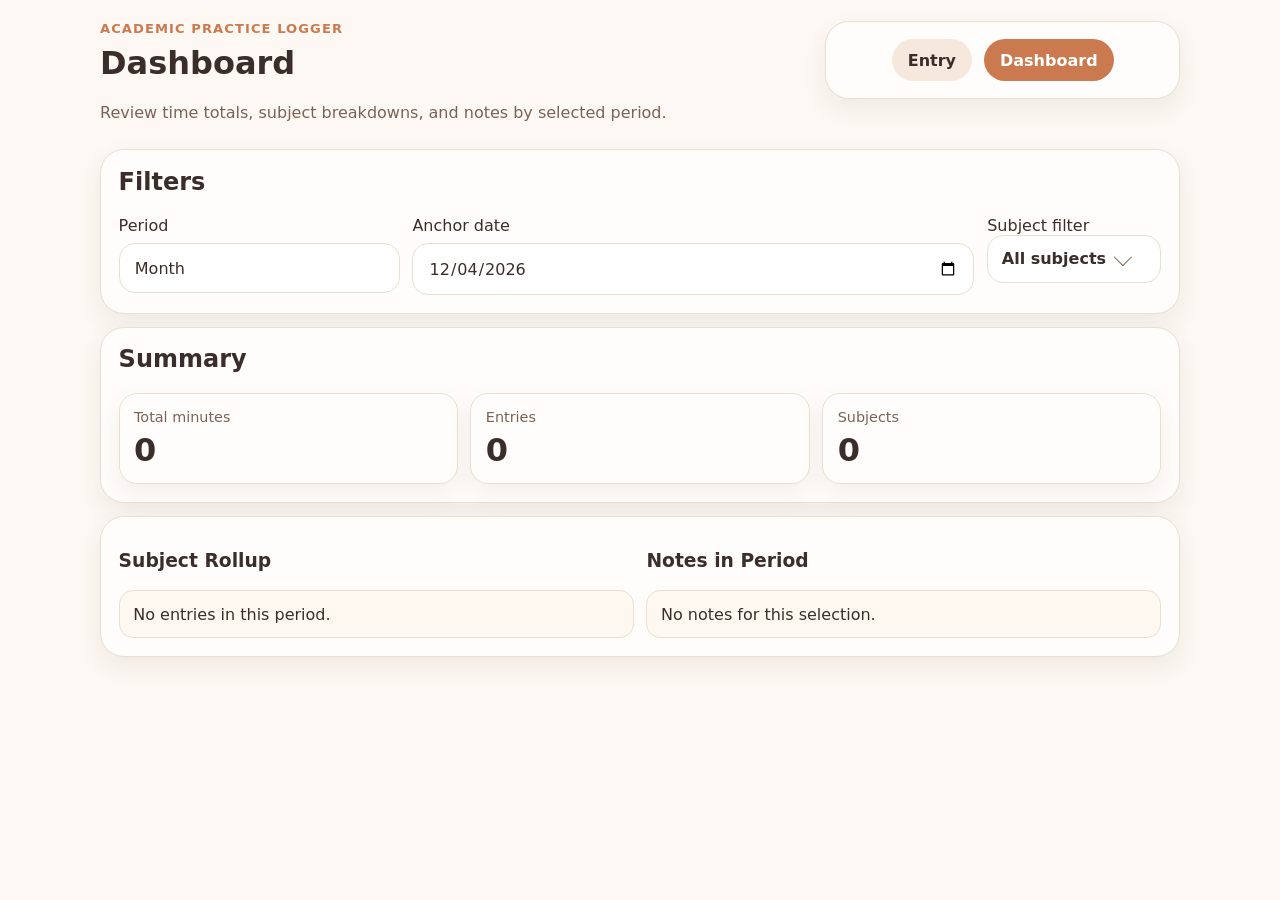
<file: dashboard.html>
<!DOCTYPE html>
<html lang="en">
  <head>
    <meta charset="UTF-8" />
    <meta name="viewport" content="width=device-width, initial-scale=1.0" />
    <title>Academic Practice Logger - Dashboard</title>
    <meta name="theme-color" content="#cb7a4f" />
    <link rel="manifest" href="./manifest.webmanifest" />
    <link rel="icon" href="./pwa/icon.svg" type="image/svg+xml" />
    <link rel="stylesheet" href="./styles.css" />
  </head>
  <body>
    <header class="page-header">
      <div>
        <p class="eyebrow">Academic Practice Logger</p>
        <h1>Dashboard</h1>
        <p class="subtitle">Review time totals, subject breakdowns, and notes by selected period.</p>
      </div>
      <nav class="future-card top-nav">
        <a class="nav-link" href="./entry.html">Entry</a>
        <a class="nav-link active" href="./dashboard.html">Dashboard</a>
      </nav>
    </header>

    <main class="layout">
      <section class="card">
        <h2>Filters</h2>
        <div class="field-grid">
          <label>
            Period
            <select id="period-filter">
              <option value="day">Day</option>
              <option value="week">Week</option>
              <option value="month" selected>Month</option>
              <option value="year">Year</option>
            </select>
          </label>
          <label>
            Anchor date
            <input type="date" id="anchor-date" />
          </label>
          <label>
            Subject filter
            <div id="dashboard-subject-custom" class="custom-select">
              <button type="button" id="dashboard-subject-trigger" class="custom-select-trigger"></button>
              <div id="dashboard-subject-menu" class="custom-select-menu hidden" role="listbox"></div>
              <select id="subject-filter" class="sr-only-select">
                <option value="">All subjects</option>
              </select>
            </div>
          </label>
        </div>
      </section>

      <section class="card">
        <h2>Summary</h2>
        <div class="summary-grid">
          <article class="summary-tile">
            <span class="summary-label">Total minutes</span>
            <strong id="total-minutes">0</strong>
          </article>
          <article class="summary-tile">
            <span class="summary-label">Entries</span>
            <strong id="entry-count">0</strong>
          </article>
          <article class="summary-tile">
            <span class="summary-label">Subjects</span>
            <strong id="subject-count">0</strong>
          </article>
        </div>
      </section>

      <section class="card">
        <div class="dash-columns">
          <div>
            <h3>Subject Rollup</h3>
            <ul id="subject-rollup" class="list"></ul>
          </div>
          <div>
            <h3>Notes in Period</h3>
            <ul id="notes-rollup" class="list notes-list"></ul>
          </div>
        </div>
      </section>
    </main>

    <script type="module" src="./dashboard.js"></script>
    <script type="module">
      import { registerServiceWorker } from "./pwa/pwa.js";
      registerServiceWorker();
    </script>
  </body>
</html>
</file>
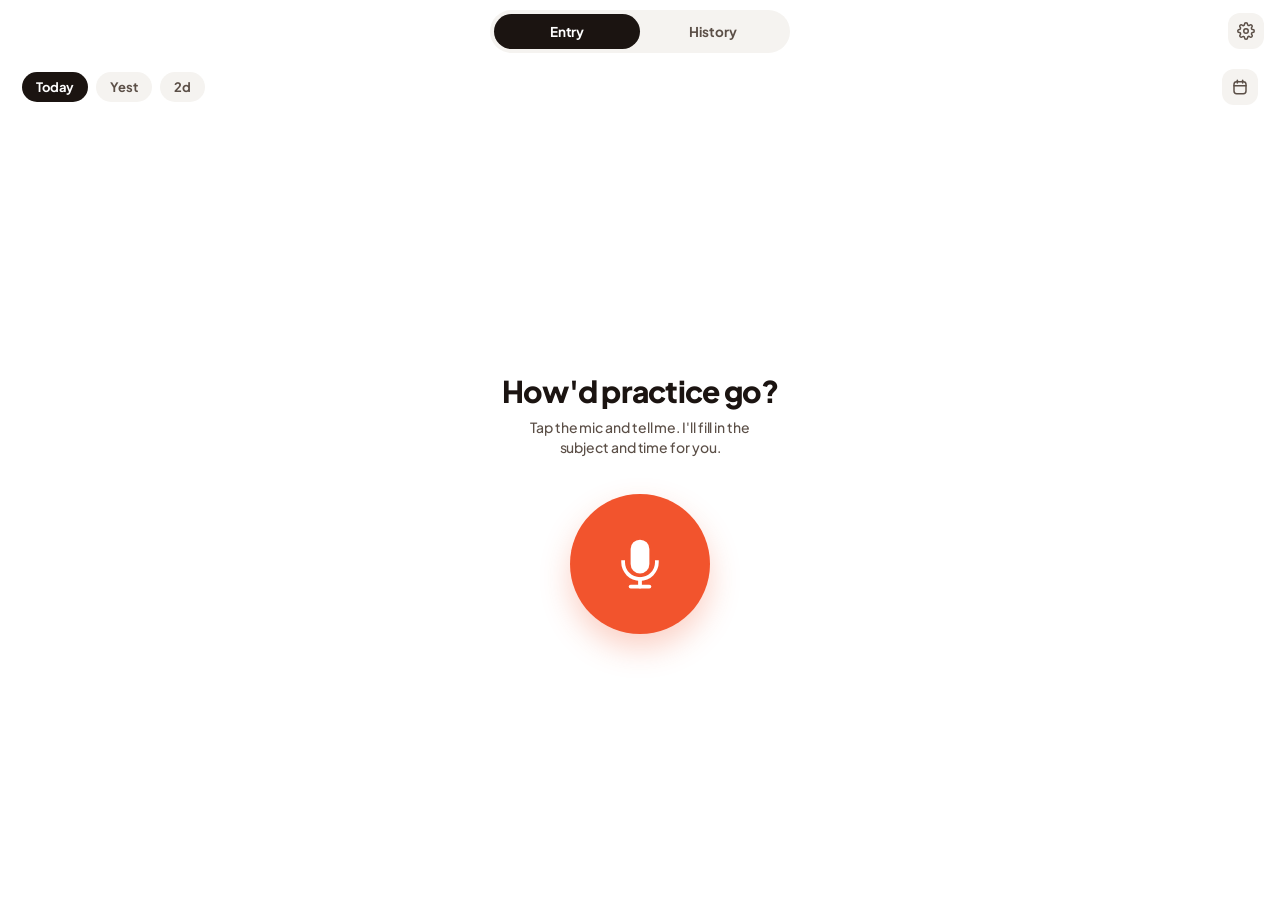
<file: entry-v2.html>
<!DOCTYPE html>
<html lang="en">
  <head>
    <meta charset="UTF-8" />
    <meta name="viewport" content="width=device-width, initial-scale=1.0, viewport-fit=cover" />
    <title>Academic Practice Logger</title>

    <meta name="theme-color" content="#F2542D" />
    <meta name="apple-mobile-web-app-capable" content="yes" />
    <meta name="apple-mobile-web-app-status-bar-style" content="default" />
    <meta name="apple-mobile-web-app-title" content="Practice" />
    <link rel="manifest" href="./manifest.webmanifest" />
    <link rel="icon" href="./pwa/icon.svg" type="image/svg+xml" />

    <link rel="preconnect" href="https://fonts.googleapis.com" />
    <link rel="preconnect" href="https://fonts.gstatic.com" crossorigin />
    <link
      href="https://fonts.googleapis.com/css2?family=Plus+Jakarta+Sans:wght@400;500;600;700;800&display=swap"
      rel="stylesheet"
    />
    <link rel="stylesheet" href="./pop.css" />
  </head>
  <body>
    <div id="pop-root" class="pop-fullbleed"></div>
    <input id="pop-photo-input" type="file" accept="image/*" hidden />
    <input id="pop-import-input" type="file" accept="application/json,.json" hidden />
    <script type="module" src="./entry-v2.js"></script>
    <script type="module">
      import { registerServiceWorker } from "./pwa/pwa.js";
      registerServiceWorker();
    </script>
  </body>
</html>
</file>
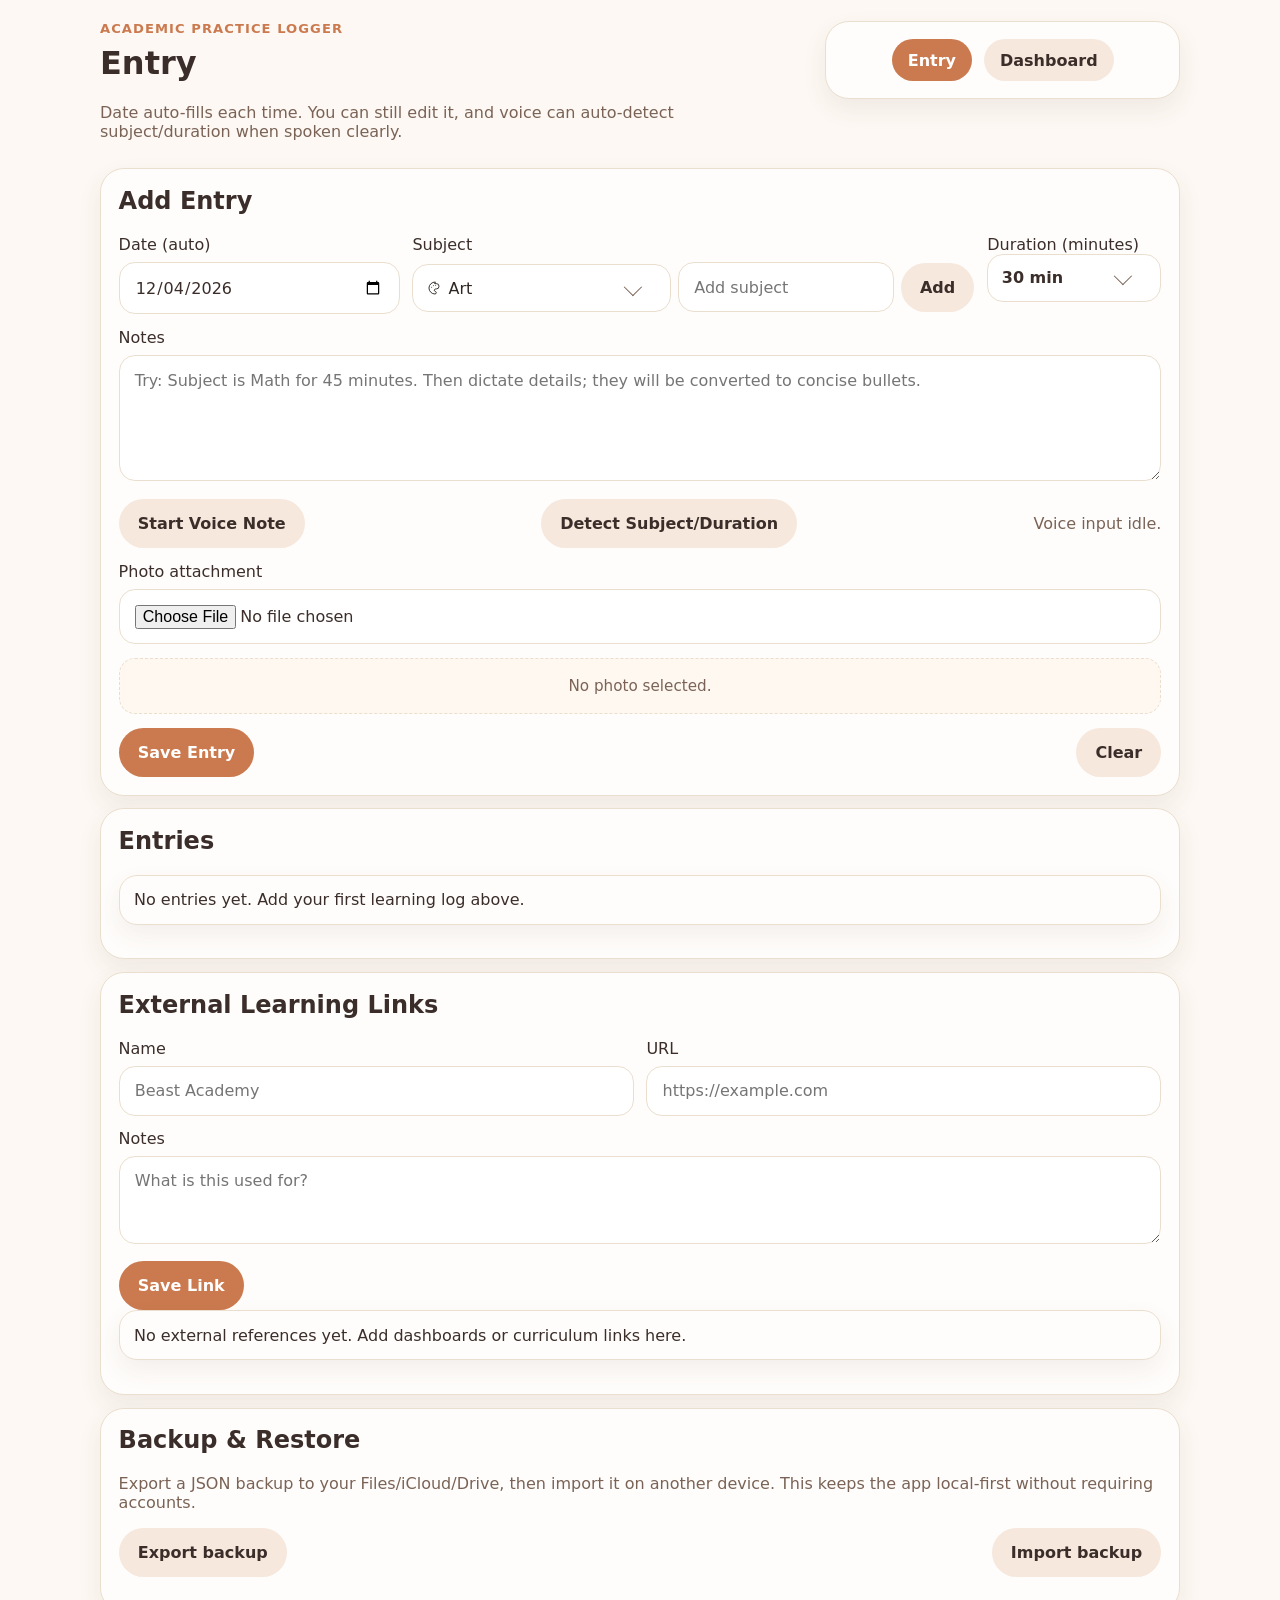
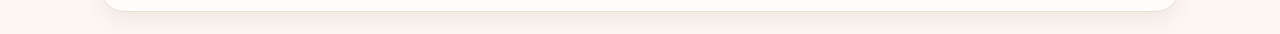
<file: entry.html>
<!DOCTYPE html>
<html lang="en">
  <head>
    <meta charset="UTF-8" />
    <meta name="viewport" content="width=device-width, initial-scale=1.0" />
    <title>Academic Practice Logger - Entry</title>
    <meta name="theme-color" content="#cb7a4f" />
    <link rel="manifest" href="./manifest.webmanifest" />
    <link rel="icon" href="./pwa/icon.svg" type="image/svg+xml" />
    <link rel="stylesheet" href="./styles.css" />
  </head>
  <body>
    <header class="page-header">
      <div>
        <p class="eyebrow">Academic Practice Logger</p>
        <h1>Entry</h1>
        <p class="subtitle">
          Date auto-fills each time. You can still edit it, and voice can auto-detect subject/duration when spoken clearly.
        </p>
      </div>
      <nav class="future-card top-nav">
        <a class="nav-link active" href="./entry.html">Entry</a>
        <a class="nav-link" href="./dashboard.html">Dashboard</a>
      </nav>
    </header>

    <main class="layout">
      <section class="card">
        <h2>Add Entry</h2>
        <form id="entry-form" class="stack">
          <div class="field-grid">
            <label>
              Date (auto)
              <input type="date" id="entry-date" required />
            </label>
            <label>
              Subject
              <div class="subject-row">
                <div id="entry-subject-custom" class="custom-select">
                  <button type="button" id="entry-subject-trigger" class="custom-select-trigger"></button>
                  <div id="entry-subject-menu" class="custom-select-menu hidden" role="listbox"></div>
                  <select id="entry-subject" required class="sr-only-select"></select>
                </div>
                <input type="text" id="new-subject" placeholder="Add subject" aria-label="New subject name" />
                <button type="button" id="add-subject-btn" class="secondary">Add</button>
              </div>
            </label>
            <label>
              Duration (minutes)
              <div id="entry-duration-custom" class="custom-select">
                <button type="button" id="entry-duration-trigger" class="custom-select-trigger"></button>
                <div id="entry-duration-menu" class="custom-select-menu hidden" role="listbox"></div>
                <select id="entry-duration" required class="sr-only-select">
                  <option value="10">10 min</option>
                  <option value="20">20 min</option>
                  <option value="30" selected>30 min</option>
                  <option value="40">40 min</option>
                  <option value="50">50 min</option>
                  <option value="60">60 min</option>
                </select>
              </div>
            </label>
          </div>

          <label>
            Notes
            <textarea
              id="entry-notes"
              rows="5"
              placeholder="Try: Subject is Math for 45 minutes. Then dictate details; they will be converted to concise bullets."
            ></textarea>
          </label>

          <div class="toolbar">
            <button type="button" id="voice-btn" class="secondary">Start Voice Note</button>
            <button type="button" id="detect-fields-btn" class="secondary">Detect Subject/Duration</button>
            <span id="voice-status" aria-live="polite">Voice input idle.</span>
          </div>
          <div id="voice-detected-preview" class="detected-preview hidden" aria-live="polite"></div>
          <div id="subject-confirm-prompt" class="subject-confirm-prompt hidden" aria-live="polite">
            <span class="subject-confirm-message"></span>
            <div class="subject-confirm-actions">
              <button type="button" id="subject-confirm-add" class="small">Add</button>
              <button type="button" id="subject-confirm-skip" class="secondary small">Skip</button>
            </div>
          </div>

          <label>
            Photo attachment
            <input type="file" id="entry-photo" accept="image/*" />
          </label>
          <div id="photo-preview" class="photo-preview empty">No photo selected.</div>

          <div class="actions">
            <button type="submit">Save Entry</button>
            <button type="button" id="reset-entry-btn" class="secondary">Clear</button>
          </div>
          <p id="save-error" class="save-error" role="alert" hidden></p>
        </form>
      </section>

      <section class="card">
        <h2>Entries</h2>
        <div id="entries-list" class="entries-list"></div>
      </section>

      <section class="card">
        <h2>External Learning Links</h2>
        <form id="link-form" class="stack compact">
          <div class="field-grid two-col">
            <label>
              Name
              <input type="text" id="link-name" placeholder="Beast Academy" required />
            </label>
            <label>
              URL
              <input type="url" id="link-url" placeholder="https://example.com" required />
            </label>
          </div>
          <label>
            Notes
            <textarea id="link-notes" rows="3" placeholder="What is this used for?"></textarea>
          </label>
          <div class="actions">
            <button type="submit">Save Link</button>
          </div>
        </form>
        <div id="links-list" class="entries-list"></div>
      </section>

      <section class="card">
        <h2>Backup &amp; Restore</h2>
        <p class="subtitle">
          Export a JSON backup to your Files/iCloud/Drive, then import it on another device. This keeps the app
          local-first without requiring accounts.
        </p>
        <div class="toolbar">
          <button type="button" id="export-data-btn" class="secondary">Export backup</button>
          <label class="file-import secondary">
            Import backup
            <input type="file" id="import-data-file" accept="application/json" />
          </label>
        </div>
        <p id="backup-status" class="subtitle" aria-live="polite"></p>
      </section>
    </main>

    <template id="entry-template">
      <article class="entry-card">
        <div class="entry-header">
          <div>
            <h3 class="entry-title"></h3>
            <p class="entry-meta"></p>
          </div>
          <div class="entry-actions">
            <button type="button" data-action="edit" class="secondary small">Edit</button>
            <button type="button" data-action="delete" class="secondary small danger">Delete</button>
          </div>
        </div>
        <p class="entry-notes"></p>
        <img class="entry-photo hidden" alt="Entry attachment preview" />
      </article>
    </template>

    <template id="link-template">
      <article class="entry-card">
        <div class="entry-header">
          <div>
            <h3 class="entry-title"></h3>
            <p class="entry-meta"></p>
          </div>
          <button type="button" data-action="delete-link" class="secondary small danger">Delete</button>
        </div>
        <p class="entry-notes"></p>
      </article>
    </template>

    <script type="module" src="./entry.js"></script>
    <script type="module">
      import { registerServiceWorker } from "./pwa/pwa.js";
      registerServiceWorker();
    </script>
  </body>
</html>
</file>
<file: styles.css>
:root {
  color-scheme: light;
  --bg: #fdf8f3;
  --card: #fffdfb;
  --border: #eadfcf;
  --text: #3b2e2a;
  --muted: #7a6356;
  --accent: #cb7a4f;
  --accent-soft: #f6e8dd;
  --danger: #b74457;
  --shadow: 0 10px 24px rgba(91, 61, 45, 0.08);
  font-family: Inter, ui-sans-serif, system-ui, -apple-system, BlinkMacSystemFont, "Segoe UI",
    sans-serif;
}

* {
  box-sizing: border-box;
}

body {
  margin: 0;
  background: var(--bg);
  color: var(--text);
}

button,
input,
select,
textarea {
  font: inherit;
}

select {
  appearance: none;
  -webkit-appearance: none;
  background-image: url("data:image/svg+xml,%3Csvg xmlns='http://www.w3.org/2000/svg' width='14' height='14' viewBox='0 0 24 24'%3E%3Cpath d='M7 10l5 5 5-5' fill='none' stroke='%237a6356' stroke-width='1.6' stroke-linecap='round' stroke-linejoin='round'/%3E%3C/svg%3E");
  background-repeat: no-repeat;
  background-position: right 0.8rem center;
  background-size: 14px;
  padding-right: 2rem;
  background-color: #fff;
}

select option {
  background: #fff;
  color: var(--text);
}

button {
  border: 0;
  border-radius: 999px;
  padding: 0.95rem 1.2rem;
  min-height: 46px;
  background: var(--accent);
  color: white;
  cursor: pointer;
  font-weight: 600;
}

button.secondary {
  background: var(--accent-soft);
  color: var(--text);
}

label.file-import {
  display: inline-flex;
  align-items: center;
  justify-content: center;
  gap: 0.5rem;
  border-radius: 999px;
  padding: 0.95rem 1.2rem;
  min-height: 46px;
  border: 0;
  background: var(--accent-soft);
  color: var(--text);
  cursor: pointer;
  font-weight: 600;
  user-select: none;
}

label.file-import input[type="file"] {
  display: none;
}

button.small {
  padding: 0.45rem 0.8rem;
}

button.danger {
  color: var(--danger);
}

input,
select,
textarea {
  width: 100%;
  margin-top: 0.5rem;
  border: 1px solid var(--border);
  border-radius: 16px;
  padding: 0.92rem 0.95rem;
  background: white;
  color: var(--text);
}

textarea {
  resize: vertical;
}

.page-header,
.layout {
  width: min(1080px, calc(100% - 1.4rem));
  margin: 0 auto;
}

.page-header {
  display: grid;
  grid-template-columns: 2fr 1fr;
  gap: 1rem;
  padding: 1.3rem 0 0.7rem;
  align-items: start;
}

.eyebrow {
  margin: 0 0 0.5rem;
  text-transform: uppercase;
  letter-spacing: 0.08em;
  color: var(--accent);
  font-size: 0.82rem;
  font-weight: 700;
}

h1,
h2,
h3,
p {
  margin-top: 0;
}

.subtitle,
.future-card p,
.entry-meta,
#voice-status {
  color: var(--muted);
}

.future-card,
.card,
.summary-tile,
.entry-card {
  background: var(--card);
  border: 1px solid var(--border);
  box-shadow: var(--shadow);
}

.future-card,
.card {
  border-radius: 24px;
  padding: 1.1rem;
}

.top-nav {
  display: flex;
  gap: 0.75rem;
  justify-content: center;
  align-items: center;
}

.nav-link {
  text-decoration: none;
  background: var(--accent-soft);
  border-radius: 999px;
  color: var(--text);
  padding: 0.7rem 1rem;
  font-weight: 600;
}

.nav-link.active {
  background: var(--accent);
  color: white;
}

.layout {
  display: grid;
  gap: 0.8rem;
  padding-bottom: 1.4rem;
}

.stack {
  display: grid;
  gap: 0.85rem;
}

.compact {
  gap: 0.8rem;
}

.field-grid {
  display: grid;
  grid-template-columns: minmax(0, 1fr) minmax(0, 2fr) minmax(0, 0.62fr);
  gap: 0.8rem;
}

.field-grid.two-col {
  grid-template-columns: repeat(2, minmax(0, 1fr));
}

.subject-row {
  display: grid;
  grid-template-columns: minmax(0, 1.2fr) minmax(0, 1fr) auto;
  gap: 0.45rem;
  align-items: end;
}

.custom-select {
  position: relative;
}

.custom-select-trigger {
  width: 100%;
  border: 1px solid var(--border);
  border-radius: 16px;
  background: #fff;
  color: var(--text);
  min-height: 48px;
  padding: 0.75rem 2rem 0.75rem 0.85rem;
  display: flex;
  align-items: center;
  justify-content: space-between;
  box-shadow: none;
}

.custom-select-trigger::after {
  content: "";
  width: 12px;
  height: 12px;
  border-right: 1.4px solid var(--muted);
  border-bottom: 1.4px solid var(--muted);
  transform: rotate(45deg) translateY(-2px);
  margin-left: 0.5rem;
  flex: 0 0 auto;
}

.custom-select.open .custom-select-trigger {
  border-color: #d8c6af;
  box-shadow: 0 0 0 3px rgba(203, 122, 79, 0.14);
}

.custom-select-menu {
  position: absolute;
  left: 0;
  right: 0;
  top: calc(100% + 0.35rem);
  z-index: 40;
  background: #fff;
  border: 1px solid var(--border);
  border-radius: 14px;
  box-shadow: 0 14px 28px rgba(56, 37, 27, 0.12);
  padding: 0.35rem;
  display: grid;
  gap: 0.2rem;
}

.custom-select-option {
  width: 100%;
  border: 0;
  background: #fff;
  color: var(--text);
  min-height: 40px;
  border-radius: 10px;
  padding: 0.48rem 0.55rem;
  display: flex;
  align-items: center;
  gap: 0.45rem;
  justify-content: flex-start;
}

.custom-select-option:hover,
.custom-select-option.active {
  background: #fff4ea;
}

.custom-select-option-row {
  display: flex;
  align-items: center;
  gap: 0.25rem;
}

.custom-select-option-row .custom-select-option {
  flex: 1;
}

.custom-select-option-remove {
  flex: 0 0 auto;
  background: transparent;
  color: var(--muted);
  border: 0;
  border-radius: 8px;
  width: 32px;
  min-height: 32px;
  padding: 0;
  font-size: 1.25rem;
  line-height: 1;
  font-weight: 400;
}

.custom-select-option-remove:hover,
.custom-select-option-remove:focus-visible {
  background: #fde2e2;
  color: var(--danger);
}

.subject-confirm-prompt {
  border: 1px solid var(--accent);
  background: var(--accent-soft);
  border-radius: 14px;
  padding: 0.7rem 0.85rem;
  display: flex;
  align-items: center;
  justify-content: space-between;
  gap: 0.6rem;
  font-size: 0.94rem;
}

.subject-confirm-actions {
  display: flex;
  gap: 0.4rem;
  flex: 0 0 auto;
}

.subject-confirm-prompt button.small {
  padding: 0.45rem 0.85rem;
  min-height: 36px;
}

.sr-only-select {
  position: absolute;
  opacity: 0;
  pointer-events: none;
  width: 1px;
  height: 1px;
  margin: 0;
  padding: 0;
}

.toolbar,
.actions,
.entry-header {
  display: flex;
  gap: 0.65rem;
  align-items: center;
  justify-content: space-between;
}

.detected-preview {
  border: 1px solid var(--border);
  background: #fff3e7;
  color: var(--text);
  border-radius: 12px;
  padding: 0.7rem 0.8rem;
  font-size: 0.92rem;
}

.summary-grid,
.dash-columns {
  display: grid;
  grid-template-columns: repeat(3, minmax(0, 1fr));
  gap: 0.8rem;
}

.dash-columns {
  grid-template-columns: 1fr 1fr;
  margin-top: 1rem;
}

.summary-tile,
.entry-card {
  border-radius: 18px;
  padding: 0.9rem;
}

.summary-label {
  display: block;
  font-size: 0.9rem;
  color: var(--muted);
}

.summary-tile strong {
  display: block;
  margin-top: 0.4rem;
  font-size: 2rem;
}

.list,
.entries-list {
  display: grid;
  gap: 0.75rem;
  padding: 0;
  margin: 0;
  list-style: none;
}

.entry-meta {
  display: flex;
  align-items: center;
  gap: 0.5rem;
  flex-wrap: wrap;
  font-size: 0.94rem;
}

.entry-duration {
  color: var(--muted);
}

.entry-notes {
  margin-top: 0.5rem;
  white-space: pre-line;
}

.subject-badge {
  display: inline-flex;
  align-items: center;
  gap: 0.35rem;
  color: #2f2723;
}

.subject-icon-svg {
  width: 16px;
  height: 16px;
  flex: 0 0 16px;
}

.subject-label {
  font-weight: 500;
}

.rollup-item {
  display: flex;
  justify-content: space-between;
  align-items: center;
}

.rollup-minutes {
  color: var(--muted);
}

.note-item-header {
  display: block;
  margin-bottom: 0.2rem;
}

.entry-actions {
  display: flex;
  gap: 0.5rem;
}

.entry-title {
  margin-bottom: 0.35rem;
}

.entry-photo,
.photo-preview img {
  width: 100%;
  max-height: 240px;
  border-radius: 16px;
  object-fit: cover;
  margin-top: 0.75rem;
}

.photo-preview {
  min-height: 56px;
  border: 1px dashed var(--border);
  border-radius: 16px;
  padding: 0.75rem;
  display: grid;
  place-items: center;
  color: var(--muted);
  background: #fff8f1;
}

.photo-preview.empty {
  font-size: 0.95rem;
}

.notes-list li,
.list li {
  background: #fff8f1;
  border: 1px solid var(--border);
  border-radius: 14px;
  padding: 0.85rem;
}

.hidden {
  display: none;
}

@media (max-width: 860px) {
  .page-header,
  .field-grid,
  .summary-grid,
  .dash-columns,
  .subject-row {
    grid-template-columns: 1fr;
  }

  .page-header {
    padding-top: 0.7rem;
  }

  .top-nav {
    flex-direction: row;
  }

  .toolbar,
  .actions,
  .entry-header {
    align-items: stretch;
    flex-direction: column;
  }

  button,
  .nav-link,
  input,
  select {
    min-height: 48px;
  }

  .card {
    border-radius: 18px;
    padding: 0.9rem;
  }

  .entry-actions {
    width: 100%;
  }

  .entry-actions button {
    flex: 1;
  }
}

.save-error {
  margin: 8px 0 0;
  padding: 8px 10px;
  border-radius: 6px;
  background: rgba(183, 68, 87, 0.1);
  color: var(--danger);
  font-size: 0.9rem;
}
</file>
<file: pop.css>
:root {
  color-scheme: light;
  --bg: #ffffff;
  --surface: #f5f3f0;
  --surface-soft: #fbf9f6;
  --ink: #1b1411;
  --ink-soft: #5b4f47;
  --mute: #a89c92;
  --border: #ece6df;

  --accent: #f2542d;
  --accent-deep: #c13c18;
  --accent-soft: #ffe2d6;
  --pop-yellow: #ffc830;

  --math-c: #f2542d;
  --math-s: #ffe2d6;
  --reading-c: #e8973a;
  --reading-s: #fceacb;
  --writing-c: #d33359;
  --writing-s: #fcdce3;
  --art-c: #d946a8;
  --art-s: #fbddf0;
  --science-c: #ea7331;
  --science-s: #fde1ce;
  --music-c: #b14acf;
  --music-s: #f2ddfc;
}

*,
*::before,
*::after {
  box-sizing: border-box;
  -webkit-tap-highlight-color: transparent;
}

html,
body {
  margin: 0;
  padding: 0;
  background: var(--bg);
  color: var(--ink);
  font-family: "Plus Jakarta Sans", -apple-system, system-ui, sans-serif;
  font-weight: 500;
  letter-spacing: -0.005em;
  -webkit-font-smoothing: antialiased;
}

button {
  font-family: inherit;
  color: inherit;
}

.pop-fullbleed {
  width: 100vw;
  min-height: 100vh;
  min-height: 100dvh;
  padding-top: env(safe-area-inset-top);
  padding-bottom: env(safe-area-inset-bottom);
  background: var(--bg);
  display: flex;
  flex-direction: column;
}

.pop-screen {
  flex: 1;
  display: flex;
  flex-direction: column;
}

/* ─── Top nav ─────────────────────────────────────────────────────── */
.pop-topnav {
  position: relative;
  padding: 10px 16px 8px;
  display: flex;
  align-items: center;
  flex-shrink: 0;
}
.pop-tabs {
  margin: 0 auto;
  display: flex;
  background: var(--surface);
  border-radius: 999px;
  padding: 4px;
  width: 100%;
  max-width: 300px;
}
.pop-tab {
  flex: 1;
  padding: 9px 0;
  border: 0;
  cursor: pointer;
  background: transparent;
  color: var(--ink-soft);
  font-size: 13.5px;
  font-weight: 700;
  letter-spacing: -0.01em;
  border-radius: 999px;
  transition: all 0.18s ease;
}
.pop-tab[aria-selected="true"] {
  background: var(--ink);
  color: #fff;
}
.pop-gear {
  position: absolute;
  right: 16px;
  top: 50%;
  transform: translateY(-50%);
  width: 36px;
  height: 36px;
  border: 0;
  border-radius: 12px;
  background: var(--surface);
  color: var(--ink-soft);
  display: grid;
  place-items: center;
  cursor: pointer;
}

/* ─── Date row ────────────────────────────────────────────────────── */
.pop-daterow {
  padding: 8px 22px 4px;
  display: flex;
  gap: 8px;
  align-items: center;
  flex-shrink: 0;
}
.pop-datepill {
  padding: 7px 14px;
  border-radius: 999px;
  border: 0;
  background: var(--surface);
  color: var(--ink-soft);
  font-size: 13px;
  font-weight: 700;
  letter-spacing: -0.01em;
  cursor: pointer;
  transition: all 0.18s ease;
}
.pop-datepill[aria-pressed="true"] {
  background: var(--ink);
  color: #fff;
}
.pop-calbtn {
  margin-left: auto;
  width: 36px;
  height: 36px;
  border: 0;
  border-radius: 12px;
  background: var(--surface);
  color: var(--ink-soft);
  display: grid;
  place-items: center;
  cursor: pointer;
}

/* ─── IDLE screen ─────────────────────────────────────────────────── */
.pop-idle {
  flex: 1;
  display: flex;
  flex-direction: column;
  align-items: center;
  justify-content: center;
  padding: 24px 22px;
  text-align: center;
}
.pop-idle-headline {
  font-size: 30px;
  font-weight: 800;
  letter-spacing: -0.025em;
  line-height: 1.1;
  color: var(--ink);
  margin: 0 0 10px;
}
.pop-idle-subhead {
  font-size: 14px;
  font-weight: 500;
  color: var(--ink-soft);
  line-height: 1.4;
  max-width: 260px;
  margin: 0 0 36px;
}
.pop-mic-big {
  position: relative;
  width: 140px;
  height: 140px;
  border: 0;
  padding: 0;
  background: var(--accent);
  border-radius: 50%;
  display: grid;
  place-items: center;
  color: #fff;
  box-shadow: 0 14px 30px rgba(242, 84, 45, 0.27);
  cursor: pointer;
  transition: transform 0.18s ease;
}
.pop-mic-big:active {
  transform: scale(0.97);
}
.pop-streak {
  margin-top: 28px;
  padding: 8px 14px;
  background: var(--surface);
  border-radius: 999px;
  display: inline-flex;
  align-items: center;
  gap: 8px;
  font-size: 12.5px;
  font-weight: 600;
  color: var(--ink-soft);
  white-space: nowrap;
}
.pop-streak-dot {
  width: 7px;
  height: 7px;
  border-radius: 999px;
  background: var(--pop-yellow);
}

/* ─── LISTENING screen ────────────────────────────────────────────── */
.pop-listen {
  flex: 1;
  display: flex;
  flex-direction: column;
  padding: 8px 18px 0;
  gap: 12px;
  min-height: 0;
}
.pop-listen-bar {
  display: flex;
  align-items: center;
  gap: 12px;
  padding: 10px 14px;
  background: var(--accent);
  border: 0;
  border-radius: 18px;
  color: #fff;
  cursor: pointer;
  text-align: left;
  width: 100%;
}
.pop-listen-bar-mic {
  width: 36px;
  height: 36px;
  border-radius: 50%;
  background: rgba(255, 255, 255, 0.22);
  display: grid;
  place-items: center;
  flex-shrink: 0;
}
.pop-listen-bar-text {
  flex: 1;
  line-height: 1.15;
}
.pop-listen-bar-title {
  font-size: 14px;
  font-weight: 700;
  display: flex;
  align-items: center;
  gap: 6px;
}
.pop-listen-bar-sub {
  font-size: 12px;
  opacity: 0.85;
  margin-top: 2px;
}
.pop-live-dot {
  width: 7px;
  height: 7px;
  border-radius: 999px;
  background: currentColor;
  display: inline-block;
  animation: pop-live-pulse 1s ease-in-out infinite;
}
.pop-wave {
  display: flex;
  align-items: center;
  gap: 3px;
  height: 22px;
  flex-shrink: 0;
}
.pop-wave span {
  width: 3px;
  border-radius: 2px;
  background: rgba(255, 255, 255, 0.85);
  animation: pop-live-pulse 1s ease-in-out infinite;
}
.pop-transcript {
  flex: 1;
  background: var(--surface-soft);
  border-radius: 22px;
  padding: 18px;
  overflow: auto;
  min-height: 0;
}
.pop-transcript-eyebrow {
  font-size: 11px;
  font-weight: 700;
  letter-spacing: 0.1em;
  text-transform: uppercase;
  color: var(--mute);
  margin-bottom: 10px;
}
.pop-transcript-body {
  font-size: 17px;
  line-height: 1.5;
  font-weight: 500;
  color: var(--ink);
  letter-spacing: -0.005em;
  white-space: pre-wrap;
  word-break: break-word;
}
.pop-transcript-empty {
  color: var(--mute);
  font-style: italic;
}
.pop-caret {
  display: inline-block;
  width: 2.5px;
  height: 1.05em;
  background: var(--accent);
  vertical-align: -3px;
  margin-left: 3px;
  border-radius: 1px;
  animation: pop-caret 1s steps(2) infinite;
}
.pop-listen-hint {
  padding: 12px 22px 18px;
  text-align: center;
  font-size: 12px;
  color: var(--mute);
  font-weight: 600;
  flex-shrink: 0;
}

/* ─── CAPTURED screen ─────────────────────────────────────────────── */
.pop-cap {
  flex: 1;
  display: flex;
  flex-direction: column;
  padding: 8px 18px 0;
  gap: 10px;
  min-height: 0;
  overflow: auto;
}
.pop-gotit {
  display: flex;
  align-items: center;
  gap: 12px;
  padding: 10px 12px;
  background: var(--surface);
  border-radius: 18px;
}
.pop-gotit-icon {
  width: 38px;
  height: 38px;
  border-radius: 50%;
  background: var(--ink);
  color: #fff;
  display: grid;
  place-items: center;
  flex-shrink: 0;
}
.pop-gotit-text {
  flex: 1;
}
.pop-gotit-title {
  font-size: 14px;
  font-weight: 700;
  color: var(--ink);
}
.pop-gotit-sub {
  font-size: 12px;
  color: var(--ink-soft);
  margin-top: 1px;
}
.pop-rerec {
  width: 36px;
  height: 36px;
  border-radius: 12px;
  background: #fff;
  border: 1px solid var(--border);
  color: var(--ink-soft);
  display: grid;
  place-items: center;
  cursor: pointer;
}
.pop-note-card {
  background: #fff;
  border: 1.5px solid var(--border);
  border-radius: 22px;
  padding: 16px 18px;
  min-height: 100px;
  font-size: 15.5px;
  line-height: 1.5;
  color: var(--ink);
  font-weight: 500;
  letter-spacing: -0.005em;
}
.pop-note-card p,
.pop-note-card ul {
  margin: 0;
}
.pop-note-card ul {
  padding-left: 18px;
}
.pop-note-card li {
  margin-bottom: 4px;
}
.pop-note-empty {
  color: var(--mute);
  font-style: italic;
}
.pop-chips {
  display: flex;
  flex-wrap: wrap;
  gap: 6px;
}
.pop-chip {
  display: inline-flex;
  align-items: center;
  gap: 8px;
  padding: 8px 14px 8px 10px;
  border: 0;
  border-radius: 999px;
  font-size: 13.5px;
  font-weight: 700;
  letter-spacing: -0.01em;
  cursor: pointer;
  transition: all 0.18s ease;
}
.pop-chip-empty {
  background: transparent;
  border: 1.5px dashed var(--mute);
  color: var(--mute);
  padding: 7px 14px;
  font-weight: 600;
}
.pop-chip-edit {
  margin-left: 2px;
  font-size: 11px;
  opacity: 0.7;
}
.pop-chip-thumb {
  width: 22px;
  height: 22px;
  border-radius: 6px;
  object-fit: cover;
  margin-right: -2px;
}
.pop-pulse {
  animation: pop-detected-pulse 1.2s ease-out 2;
}
/* Editor panels (slide-up under chips) */
.pop-editor {
  background: var(--surface-soft);
  border-radius: 18px;
  padding: 14px;
  animation: pop-slide-up 0.22s ease both;
}
.pop-editor-head {
  display: flex;
  justify-content: space-between;
  align-items: center;
  margin-bottom: 8px;
}
.pop-editor-label {
  font-size: 12px;
  color: var(--ink-soft);
  font-weight: 700;
  letter-spacing: 0.06em;
  text-transform: uppercase;
}
.pop-editor-done {
  background: transparent;
  border: 0;
  color: var(--accent-deep);
  font-size: 13px;
  font-weight: 700;
  cursor: pointer;
  padding: 2px 6px;
}
.pop-subj-scroll {
  display: flex;
  gap: 10px;
  overflow-x: auto;
  scrollbar-width: none;
  padding: 4px 2px 8px;
  margin: 0 -2px;
}
.pop-subj-scroll::-webkit-scrollbar {
  display: none;
}
.pop-subj-tile {
  flex-shrink: 0;
  width: 76px;
  height: 80px;
  border-radius: 16px;
  border: 1.5px solid var(--border);
  background: #fff;
  display: flex;
  flex-direction: column;
  align-items: center;
  justify-content: center;
  gap: 6px;
  cursor: pointer;
  transition: all 0.18s ease;
  padding: 0;
}
.pop-subj-tile-label {
  font-size: 11.5px;
  font-weight: 700;
  letter-spacing: -0.01em;
  color: var(--ink);
}
.pop-stepper {
  display: flex;
  align-items: center;
  justify-content: space-between;
  padding: 4px;
}
.pop-step-btn {
  width: 54px;
  height: 54px;
  border-radius: 16px;
  border: 0;
  background: #fff;
  box-shadow: 0 2px 8px rgba(0, 0, 0, 0.06);
  color: var(--ink);
  font-size: 24px;
  font-weight: 700;
  cursor: pointer;
  display: grid;
  place-items: center;
}
.pop-step-btn[disabled] {
  background: var(--surface);
  color: var(--mute);
  box-shadow: none;
  cursor: not-allowed;
}
.pop-step-value {
  display: flex;
  align-items: baseline;
  gap: 6px;
}
.pop-step-num {
  font-size: 44px;
  font-weight: 800;
  letter-spacing: -0.04em;
  line-height: 1;
}
.pop-step-unit {
  font-size: 16px;
  color: var(--ink-soft);
  font-weight: 600;
}
.pop-step-hint {
  text-align: center;
  font-size: 11px;
  color: var(--mute);
  font-weight: 600;
  margin-top: 4px;
}
.pop-save-wrap {
  padding: 12px 18px calc(18px + env(safe-area-inset-bottom));
  flex-shrink: 0;
}
.pop-save-btn {
  width: 100%;
  height: 58px;
  border-radius: 20px;
  border: 0;
  font-size: 16px;
  font-weight: 800;
  letter-spacing: -0.01em;
  cursor: pointer;
  transition: all 0.2s ease;
  background: var(--accent);
  color: #fff;
  box-shadow: 0 10px 24px rgba(242, 84, 45, 0.25);
}
.pop-save-btn[disabled] {
  background: var(--surface);
  color: var(--mute);
  box-shadow: none;
  cursor: not-allowed;
}

/* Toast (used for save errors) */
.pop-toast {
  position: fixed;
  left: 16px;
  right: 16px;
  bottom: calc(96px + env(safe-area-inset-bottom));
  background: var(--ink);
  color: #fff;
  padding: 12px 14px;
  border-radius: 14px;
  font-size: 13px;
  font-weight: 600;
  box-shadow: 0 12px 28px rgba(0, 0, 0, 0.18);
  z-index: 50;
  animation: pop-slide-up 0.22s ease both;
}

/* ─── SAVED screen ────────────────────────────────────────────────── */
.pop-saved {
  flex: 1;
  display: flex;
  flex-direction: column;
}
.pop-saved-body {
  flex: 1;
  display: flex;
  flex-direction: column;
  align-items: center;
  justify-content: center;
  gap: 20px;
  padding: 0 30px;
}
.pop-check-wrap {
  position: relative;
}
.pop-saved-check {
  width: 116px;
  height: 116px;
  border-radius: 50%;
  background: var(--accent);
  color: #fff;
  display: grid;
  place-items: center;
  box-shadow: 0 18px 38px rgba(242, 84, 45, 0.25);
  animation: pop-pop 0.4s cubic-bezier(0.2, 1.5, 0.4, 1) both;
}
.pop-confetti {
  position: absolute;
  border-radius: 2px;
  opacity: 0;
  animation: pop-fade-in 0.6s ease both;
}
.pop-saved-headline {
  text-align: center;
}
.pop-saved-title {
  font-size: 28px;
  font-weight: 800;
  letter-spacing: -0.025em;
  line-height: 1.1;
  color: var(--ink);
  margin: 0;
}
.pop-saved-sub {
  font-size: 14px;
  color: var(--ink-soft);
  margin-top: 8px;
  font-weight: 500;
}
.pop-streak-card {
  width: 100%;
  background: var(--surface);
  border-radius: 20px;
  padding: 16px;
}
.pop-streak-card-head {
  display: flex;
  align-items: center;
  justify-content: space-between;
  margin-bottom: 10px;
}
.pop-streak-card-title {
  font-size: 13px;
  font-weight: 700;
  letter-spacing: -0.01em;
}
.pop-streak-card-title-dot {
  color: var(--pop-yellow);
}
.pop-streak-card-sub {
  font-size: 11px;
  color: var(--ink-soft);
  font-weight: 600;
}
.pop-streak-segments {
  display: flex;
  gap: 6px;
}
.pop-streak-seg {
  flex: 1;
  height: 10px;
  border-radius: 5px;
  background: var(--border);
}
.pop-streak-seg-filled {
  background: var(--pop-yellow);
}
.pop-saved-buttons {
  display: flex;
  gap: 10px;
  padding: 0 18px calc(18px + env(safe-area-inset-bottom));
  flex-shrink: 0;
}
.pop-saved-buttons button {
  flex: 1;
  height: 54px;
  border-radius: 18px;
  border: 0;
  font-size: 14.5px;
  font-weight: 700;
  cursor: pointer;
}
.pop-btn-soft {
  background: var(--surface);
  color: var(--ink);
}
.pop-btn-ink {
  background: var(--ink);
  color: #fff;
}

/* ─── HISTORY tab ─────────────────────────────────────────────────── */
.pop-history {
  flex: 1;
  display: flex;
  flex-direction: column;
  padding: 8px 18px 0;
  overflow: auto;
  position: relative;
}
.pop-stats {
  display: flex;
  gap: 8px;
  margin-bottom: 14px;
  flex-shrink: 0;
}
.pop-stat-card {
  flex: 1;
  padding: 12px 14px;
  border-radius: 16px;
}
.pop-stat-soft {
  background: var(--surface);
  color: var(--ink);
}
.pop-stat-ink {
  background: var(--ink);
  color: #fff;
}
.pop-stat-eyebrow {
  font-size: 11px;
  font-weight: 700;
  letter-spacing: 0.06em;
  text-transform: uppercase;
}
.pop-stat-soft .pop-stat-eyebrow {
  color: var(--ink-soft);
}
.pop-stat-ink .pop-stat-eyebrow {
  opacity: 0.7;
}
.pop-stat-value {
  font-size: 22px;
  font-weight: 800;
  letter-spacing: -0.02em;
  margin-top: 4px;
}
.pop-stat-value-unit {
  font-size: 13px;
  font-weight: 600;
  opacity: 0.7;
  margin-left: 4px;
}
.pop-day-group {
  display: flex;
  flex-direction: column;
  gap: 8px;
  margin-bottom: 14px;
}
.pop-day-eyebrow {
  font-size: 11px;
  font-weight: 800;
  letter-spacing: 0.1em;
  color: var(--mute);
  text-transform: uppercase;
  margin-top: 4px;
}
.pop-entry-card {
  background: #fff;
  border: 1px solid var(--border);
  border-radius: 18px;
  padding: 14px;
  display: flex;
  gap: 12px;
  align-items: flex-start;
}
.pop-entry-badge {
  width: 44px;
  height: 44px;
  border-radius: 14px;
  display: grid;
  place-items: center;
  flex-shrink: 0;
}
.pop-entry-main {
  flex: 1;
  min-width: 0;
}
.pop-entry-meta {
  display: flex;
  align-items: baseline;
  gap: 8px;
  flex-wrap: wrap;
}
.pop-entry-subject {
  font-size: 14.5px;
  font-weight: 800;
  letter-spacing: -0.01em;
}
.pop-entry-duration {
  font-size: 12.5px;
  color: var(--ink-soft);
  font-weight: 600;
}
.pop-entry-time {
  font-size: 11px;
  color: var(--mute);
  font-weight: 600;
  margin-left: auto;
}
.pop-entry-note {
  font-size: 13.5px;
  color: var(--ink);
  margin-top: 4px;
  line-height: 1.45;
  font-weight: 500;
  white-space: pre-wrap;
  overflow: hidden;
  text-overflow: ellipsis;
  display: -webkit-box;
  -webkit-line-clamp: 3;
  -webkit-box-orient: vertical;
}
.pop-entry-photo {
  width: 44px;
  height: 44px;
  border-radius: 12px;
  object-fit: cover;
  flex-shrink: 0;
}
.pop-history-empty {
  margin-top: 40px;
  text-align: center;
  color: var(--ink-soft);
}
.pop-history-empty-title {
  font-size: 16px;
  font-weight: 700;
  color: var(--ink);
  margin-bottom: 6px;
}
.pop-history-empty-sub {
  font-size: 13px;
  font-weight: 500;
}
.pop-fab {
  position: fixed;
  bottom: calc(24px + env(safe-area-inset-bottom));
  right: 22px;
  width: 60px;
  height: 60px;
  border-radius: 20px;
  background: var(--accent);
  color: #fff;
  border: 0;
  cursor: pointer;
  display: grid;
  place-items: center;
  box-shadow: 0 12px 26px rgba(242, 84, 45, 0.33);
  z-index: 20;
}

/* ─── Settings sheet content (M4) ─────────────────────────────────── */
.pop-sheet {
  max-height: 80vh;
  max-height: 80dvh;
  overflow: auto;
}
.pop-sheet-section {
  margin-bottom: 12px;
}
.pop-sheet-card {
  background: var(--surface-soft);
  border-radius: 18px;
  padding: 14px 16px;
}
.pop-sheet-card-row {
  display: flex;
  align-items: center;
  gap: 12px;
}
.pop-setting-text {
  flex: 1;
  min-width: 0;
}
.pop-setting-title {
  font-size: 14.5px;
  font-weight: 700;
  letter-spacing: -0.01em;
  color: var(--ink);
}
.pop-setting-sub {
  font-size: 12.5px;
  color: var(--ink-soft);
  margin-top: 3px;
  line-height: 1.4;
  font-weight: 500;
}
.pop-setting-sub-warn {
  color: var(--danger, #b91c1c);
}

/* iOS-style toggle */
.pop-toggle {
  flex-shrink: 0;
  position: relative;
  width: 52px;
  height: 30px;
  border: 0;
  border-radius: 999px;
  background: var(--mute);
  cursor: pointer;
  padding: 0;
  transition: background 0.2s ease;
}
.pop-toggle[aria-checked="true"] {
  background: var(--accent);
}
.pop-toggle::after {
  content: "";
  position: absolute;
  top: 3px;
  left: 3px;
  width: 24px;
  height: 24px;
  border-radius: 50%;
  background: #fff;
  transition: transform 0.2s ease;
  box-shadow: 0 1px 3px rgba(0, 0, 0, 0.18);
}
.pop-toggle[aria-checked="true"]::after {
  transform: translateX(22px);
}

/* Full-width text-buttons inside settings cards */
.pop-sheet-btn {
  display: flex;
  align-items: center;
  justify-content: space-between;
  width: 100%;
  background: var(--surface-soft);
  border: 0;
  border-radius: 18px;
  padding: 14px 16px;
  text-align: left;
  cursor: pointer;
  margin-bottom: 8px;
  color: var(--ink);
}
.pop-sheet-btn:hover {
  background: var(--surface);
}
.pop-sheet-btn-chev {
  color: var(--mute);
  font-size: 18px;
}
.pop-sheet-btn-danger .pop-setting-title {
  color: var(--accent-deep);
}

/* Links section */
.pop-link-list {
  display: flex;
  flex-direction: column;
  gap: 8px;
  margin-top: 8px;
}
.pop-link-row {
  background: var(--surface-soft);
  border-radius: 14px;
  padding: 10px 12px;
  display: flex;
  gap: 8px;
  align-items: flex-start;
}
.pop-link-row-main {
  flex: 1;
  min-width: 0;
}
.pop-link-name {
  font-size: 14px;
  font-weight: 700;
  color: var(--ink);
  display: block;
  word-break: break-word;
}
.pop-link-url {
  font-size: 12px;
  color: var(--accent-deep);
  text-decoration: none;
  word-break: break-all;
  display: block;
  margin-top: 2px;
}
.pop-link-notes {
  font-size: 12.5px;
  color: var(--ink-soft);
  margin-top: 4px;
  line-height: 1.4;
}
.pop-link-del {
  background: transparent;
  border: 0;
  color: var(--mute);
  font-size: 18px;
  cursor: pointer;
  padding: 4px 6px;
  flex-shrink: 0;
}
.pop-link-form {
  display: flex;
  flex-direction: column;
  gap: 8px;
  margin-top: 10px;
}
.pop-link-form input,
.pop-link-form textarea {
  width: 100%;
  border: 1px solid var(--border);
  border-radius: 12px;
  padding: 10px 12px;
  background: #fff;
  font-family: inherit;
  font-size: 14px;
  font-weight: 500;
  color: var(--ink);
  resize: vertical;
}
.pop-link-form input:focus,
.pop-link-form textarea:focus {
  outline: none;
  border-color: var(--accent);
}
.pop-link-form-btn {
  align-self: flex-end;
  background: var(--ink);
  color: #fff;
  border: 0;
  border-radius: 12px;
  padding: 8px 16px;
  font-size: 13px;
  font-weight: 700;
  cursor: pointer;
}
.pop-link-empty {
  padding: 12px;
  text-align: center;
  color: var(--mute);
  font-size: 12.5px;
  font-weight: 500;
  background: var(--surface-soft);
  border-radius: 14px;
}

.pop-section-eyebrow {
  font-size: 11px;
  font-weight: 800;
  letter-spacing: 0.1em;
  text-transform: uppercase;
  color: var(--mute);
  margin: 16px 0 8px;
}

.pop-backup-status {
  font-size: 12.5px;
  color: var(--ink-soft);
  font-weight: 500;
  margin-top: 6px;
  padding: 0 4px;
  min-height: 1.4em;
}

/* ─── Stub screens (M1 placeholders) ──────────────────────────────── */
.pop-stub {
  flex: 1;
  display: flex;
  flex-direction: column;
  align-items: center;
  justify-content: center;
  padding: 24px;
  text-align: center;
  color: var(--mute);
  font-size: 14px;
  font-weight: 600;
}
.pop-stub strong {
  color: var(--ink);
  font-weight: 800;
  font-size: 18px;
  display: block;
  margin-bottom: 6px;
}

/* ─── Settings sheet (skeleton in M1) ─────────────────────────────── */
.pop-sheet-overlay {
  position: fixed;
  inset: 0;
  background: rgba(27, 20, 17, 0.4);
  z-index: 90;
  animation: pop-fade-in 0.25s ease both;
}
.pop-sheet {
  position: fixed;
  left: 0;
  right: 0;
  bottom: 0;
  background: #fff;
  border-radius: 24px 24px 0 0;
  padding: 14px 22px calc(28px + env(safe-area-inset-bottom));
  box-shadow: 0 -10px 30px rgba(0, 0, 0, 0.12);
  z-index: 100;
  animation: pop-slide-up 0.22s ease both;
}
.pop-sheet-handle {
  width: 44px;
  height: 5px;
  background: var(--border);
  border-radius: 999px;
  margin: 0 auto 10px;
}
.pop-sheet-titlebar {
  display: flex;
  align-items: center;
  justify-content: space-between;
  margin-bottom: 16px;
}
.pop-sheet-title {
  font-size: 22px;
  font-weight: 800;
  letter-spacing: -0.025em;
  margin: 0;
}
.pop-sheet-close {
  width: 32px;
  height: 32px;
  border: 0;
  border-radius: 10px;
  background: var(--surface);
  color: var(--ink-soft);
  font-size: 18px;
  cursor: pointer;
}
.pop-sheet-stub {
  padding: 32px 8px;
  text-align: center;
  color: var(--mute);
  font-size: 13.5px;
  font-weight: 600;
}

/* ─── Animations (from design handoff) ────────────────────────────── */
@keyframes pop-ring {
  0% { opacity: 0.55; transform: scale(0.85); }
  80% { opacity: 0; transform: scale(1.45); }
  100% { opacity: 0; transform: scale(1.45); }
}
@keyframes pop-caret {
  50% { opacity: 0; }
}
@keyframes pop-spin {
  to { transform: rotate(360deg); }
}
@keyframes pop-pop {
  0% { transform: scale(0.5); }
  60% { transform: scale(1.08); }
  100% { transform: scale(1); }
}
@keyframes pop-slide-up {
  from { transform: translateY(8px); opacity: 0; }
  to { transform: translateY(0); opacity: 1; }
}
@keyframes pop-fade-in {
  from { opacity: 0; }
  to { opacity: 1; }
}
@keyframes pop-live-pulse {
  50% { opacity: 0.4; }
}
@keyframes pop-detected-pulse {
  0% { box-shadow: 0 0 0 0 var(--pop-pulse, rgba(242, 84, 45, 0.45)); }
  100% { box-shadow: 0 0 0 14px rgba(242, 84, 45, 0); }
}

.pop-anim-up { animation: pop-slide-up 0.22s ease both; }
.pop-spinner {
  width: 16px;
  height: 16px;
  border: 2.5px solid rgba(242, 84, 45, 0.18);
  border-top-color: var(--accent);
  border-radius: 50%;
  animation: pop-spin 0.8s linear infinite;
  display: inline-block;
}

/* M1 preview banner so it's clear this is the work-in-progress */
.pop-preview-banner {
  background: var(--surface-soft);
  border-bottom: 1px solid var(--border);
  color: var(--ink-soft);
  font-size: 11.5px;
  font-weight: 700;
  letter-spacing: 0.04em;
  text-transform: uppercase;
  padding: 6px 16px;
  text-align: center;
}
</file>
